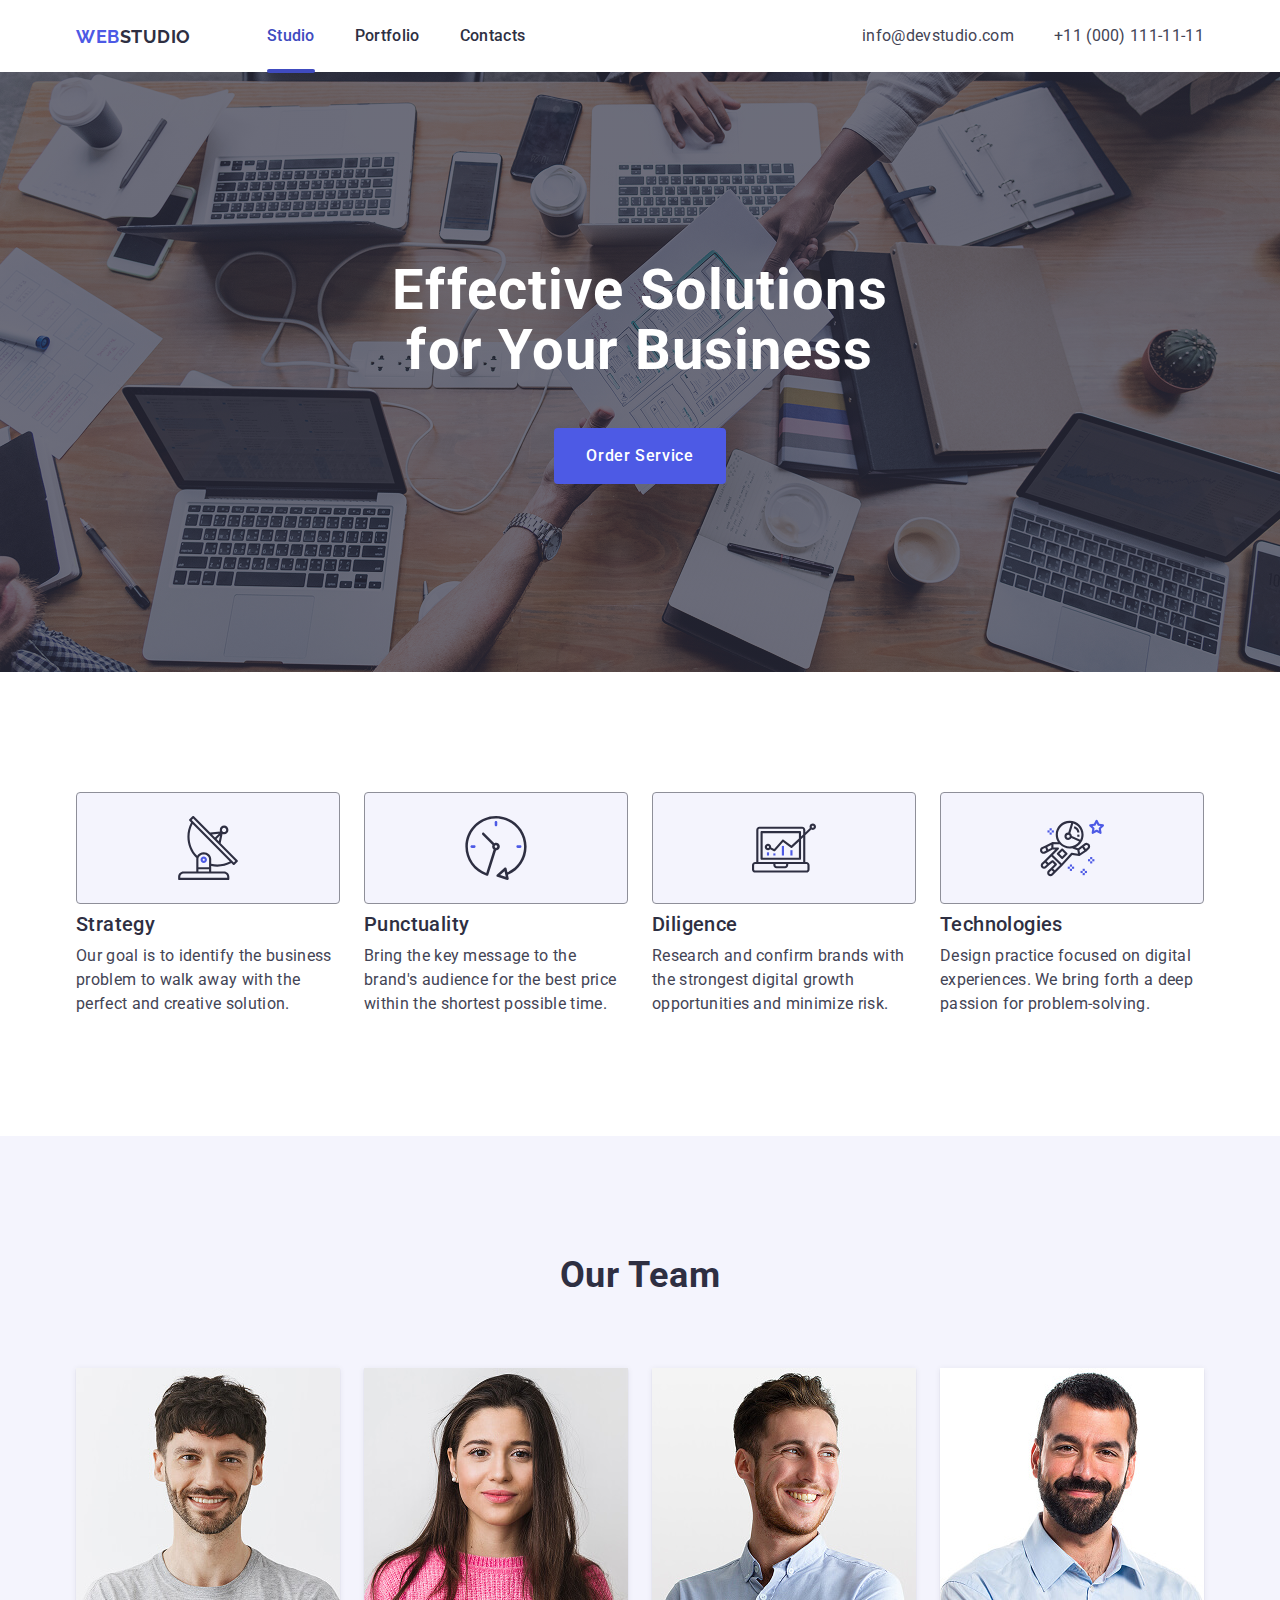
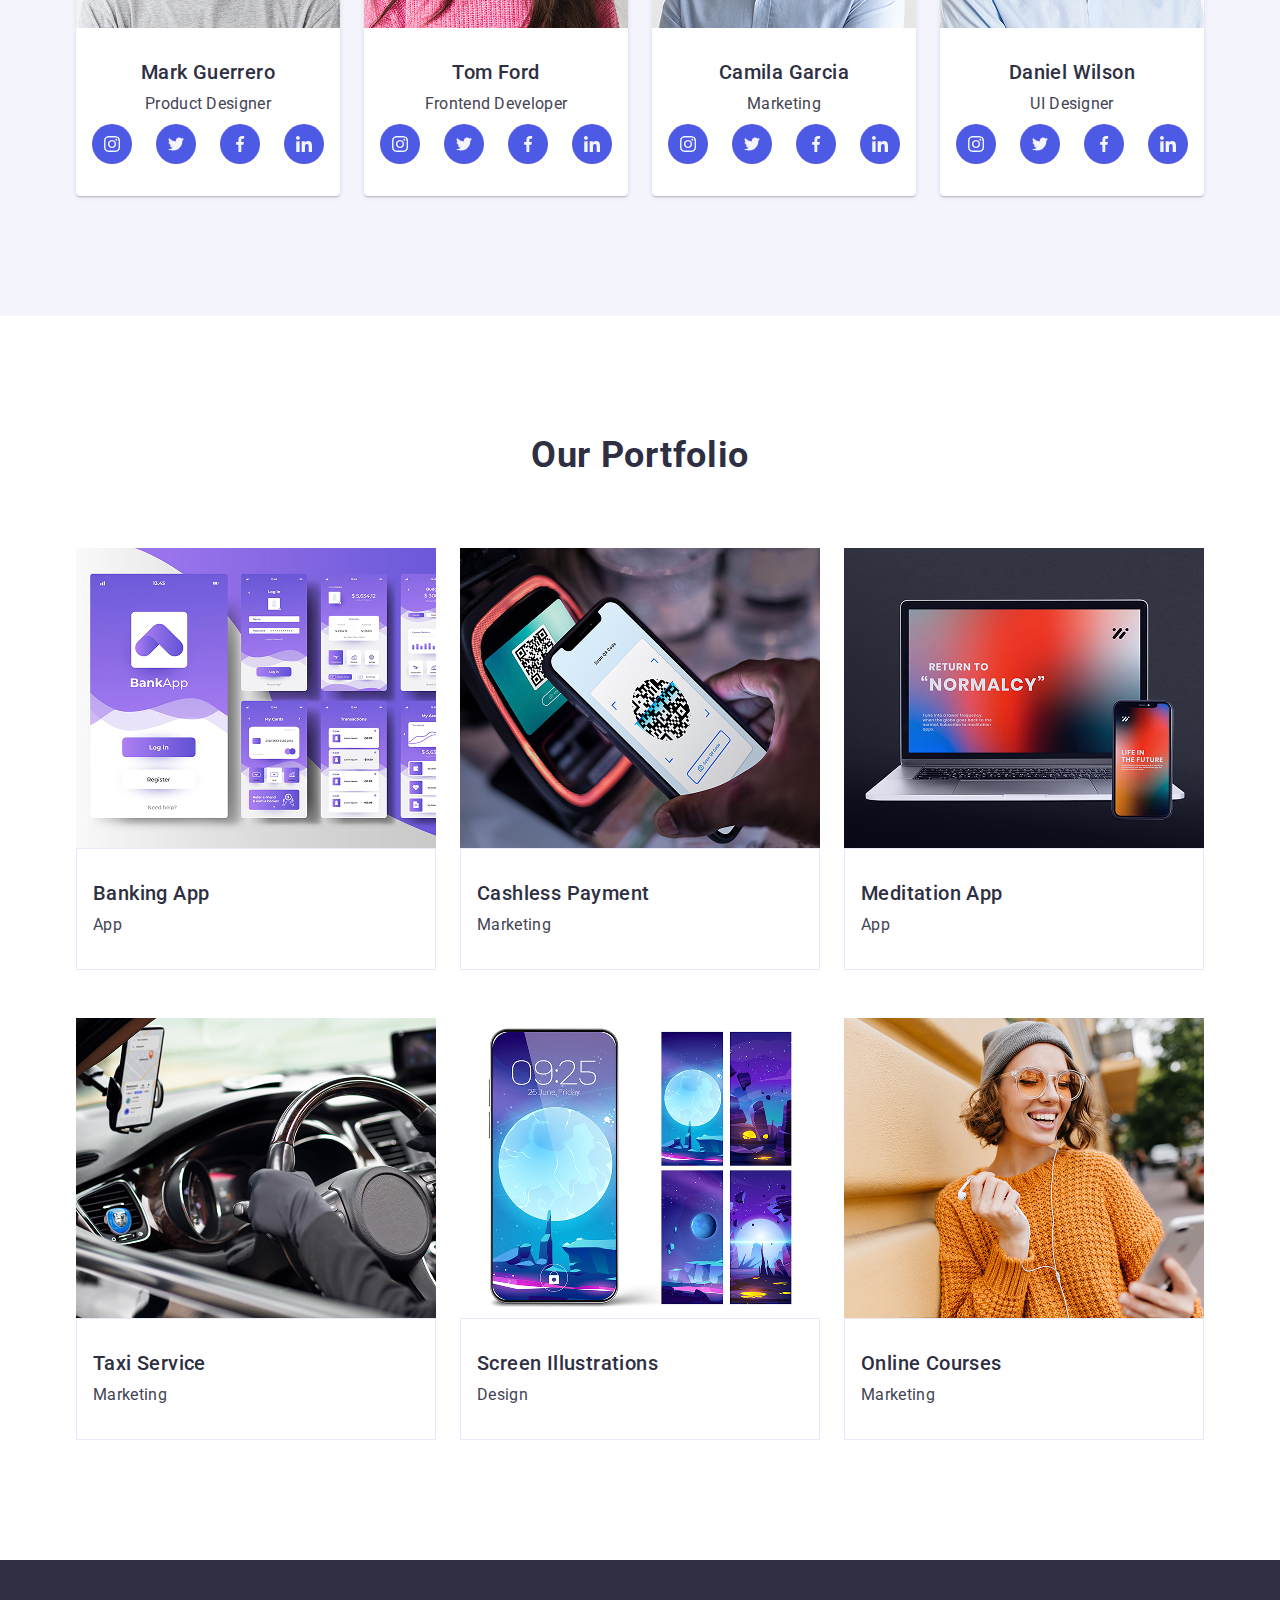
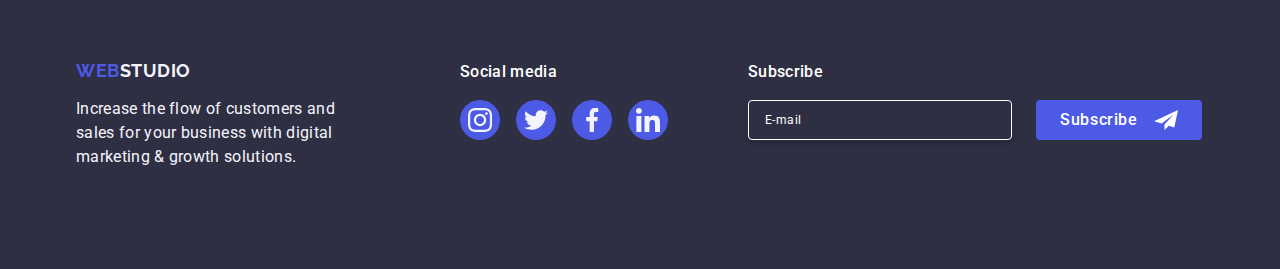
<file: index.html>
<!DOCTYPE html>
<html lang="en">
  <head>
    <meta charset="UTF-8" />
    <meta name="viewport" content="width=device-width, initial-scale=1.0" />

    <title>Homework #5</title>
    <link
      rel="stylesheet"
      href="https://cdnjs.cloudflare.com/ajax/libs/modern-normalize/1.1.0/modern-normalize.min.css"
    />
    <link rel="preconnect" href="https://fonts.googleapis.com" />
    <link rel="preconnect" href="https://fonts.gstatic.com" crossorigin />
    <link
      href="https://fonts.googleapis.com/css2?family=Raleway:ital,wght@0,700;1,700&family=Roboto:wght@400;500;700&display=swap"
      rel="stylesheet"
    />
    <link rel="stylesheet" href="./css/style.css" />
  </head>
  <body>
    <header class="header">
      <div class="container flex header-flex">
        <nav class="header-nav flex">
          <a class="header-logo" href="./index.html"
            >Web<span class="header-logo_span">Studio</span></a
          >
          <ul class="header-nav_list flex">
            <li>
              <a href="./index.html" class="header-nav_link-active">Studio</a>
            </li>
            <li><a href="" class="header-nav_link">Portfolio</a></li>
            <li><a href="" class="header-nav_link">Contacts</a></li>
          </ul>
        </nav>
        <address class="header-adress">
          <ul class="header-adress-list flex">
            <li>
              <a href="mailto:info@devstudio.com" class="header-adress-link"
                >info@devstudio.com</a
              >
            </li>
            <li>
              <a href="tel:+110001111111" class="header-adress-link"
                >+11 (000) 111-11-11</a
              >
            </li>
          </ul>
        </address>
      </div>
    </header>
    <main>
      <section class="hero section">
        <div class="container">
          <h1 class="hero-title">Effective Solutions for Your Business</h1>
          <button class="hero-btn" type="button">Order Service</button>
        </div>
      </section>
      <section class="service section">
        <div class="container">
          <h2 class="service-title visually-hidden">Service</h2>
          <ul class="service-list flex">
            <li class="service-list_item">
              <div class="sercive-list-icon">
                <svg width="64" height="64" class="icon icon-antenna-1">
                  <use href="./images/icons.svg#icon-antenna-1"></use>
                </svg>
              </div>
              <h3 class="service-list_title">Strategy</h3>
              <p class="service-list_text">
                Our goal is to identify the business problem to walk away with
                the perfect and creative solution.
              </p>
            </li>
            <li class="service-list_item">
              <div class="sercive-list-icon">
                <svg width="64" height="64" class="icon icon-clock-1">
                  <use href="./images/icons.svg#icon-clock-1"></use>
                </svg>
              </div>
              <h3 class="service-list_title">Punctuality</h3>
              <p class="service-list_text">
                Bring the key message to the brand's audience for the best price
                within the shortest possible time.
              </p>
            </li>
            <li class="service-list_item">
              <div class="sercive-list-icon">
                <svg width="64" height="64" class="icon icon-diagram-1">
                  <use href="./images/icons.svg#icon-diagram-1"></use>
                </svg>
              </div>
              <h3 class="service-list_title">Diligence</h3>
              <p class="service-list_text">
                Research and confirm brands with the strongest digital growth
                opportunities and minimize risk.
              </p>
            </li>
            <li class="service-list_item">
              <div class="sercive-list-icon">
                <svg width="64" height="64" class="icon icon-astronaut-1">
                  <use href="./images/icons.svg#icon-astronaut-1"></use>
                </svg>
              </div>
              <h3 class="service-list_title">Technologies</h3>
              <p class="service-list_text">
                Design practice focused on digital experiences. We bring forth a
                deep passion for problem-solving.
              </p>
            </li>
          </ul>
        </div>
      </section>
      <section class="team section">
        <div class="container">
          <h2 class="taem-title">Our Team</h2>
          <ul class="team-list flex">
            <li class="team-list_card">
              <img src="./images/img.jpg" alt="Mark Guerrero" width="264" />
              <div class="team-list_card-case">
                <h3 class="team-list_card_title">Mark Guerrero</h3>
                <p class="team-list_card_text">Product Designer</p>
                <ul class="flex list-social team-list-social">
                  <li class="list-social-item">
                    <a href="#" class="social-links">
                      <svg width="16" height="16" class="icon">
                        <use href="./images/icons.svg#icon-instagram-2"></use>
                      </svg>
                    </a>
                  </li>
                  <li class="list-social-item">
                    <a href="#" class="social-links">
                      <svg width="16" height="16" class="icon">
                        <use href="./images/icons.svg#icon-twitter-1"></use>
                      </svg>
                    </a>
                  </li>
                  <li class="list-social-item">
                    <a href="#" class="social-links">
                      <svg width="16" height="16" class="icon">
                        <use href="./images/icons.svg#icon-facebook-1"></use>
                      </svg>
                    </a>
                  </li>
                  <li class="list-social-item">
                    <a href="#" class="social-links">
                      <svg width="16" height="16" class="icon">
                        <use href="./images/icons.svg#icon-linkedin-1"></use>
                      </svg>
                    </a>
                  </li>
                </ul>
              </div>
            </li>
            <li class="team-list_card">
              <img src="./images/img-1.jpg" alt="Mark Guerrero" width="264" />
              <div class="team-list_card-case">
                <h3 class="team-list_card_title">Tom Ford</h3>
                <p class="team-list_card_text">Frontend Developer</p>
                <ul class="flex list-social team-list-social">
                  <li class="list-social-item">
                    <a href="#" class="social-links">
                      <svg width="16" height="16" class="icon">
                        <use href="./images/icons.svg#icon-instagram-2"></use>
                      </svg>
                    </a>
                  </li>
                  <li class="list-social-item">
                    <a href="#" class="social-links">
                      <svg width="16" height="16" class="icon">
                        <use href="./images/icons.svg#icon-twitter-1"></use>
                      </svg>
                    </a>
                  </li>
                  <li class="list-social-item">
                    <a href="#" class="social-links">
                      <svg width="16" height="16" class="icon">
                        <use href="./images/icons.svg#icon-facebook-1"></use>
                      </svg>
                    </a>
                  </li>
                  <li class="list-social-item">
                    <a href="#" class="social-links">
                      <svg width="16" height="16" class="icon">
                        <use href="./images/icons.svg#icon-linkedin-1"></use>
                      </svg>
                    </a>
                  </li>
                </ul>
              </div>
            </li>
            <li class="team-list_card">
              <img src="./images/img-2.jpg" alt="Camila Garcia" width="264" />
              <div class="team-list_card-case">
                <h3 class="team-list_card_title">Camila Garcia</h3>
                <p class="team-list_card_text">Marketing</p>
                <ul class="flex list-social team-list-social">
                  <li class="list-social-item">
                    <a href="#" class="social-links">
                      <svg width="16" height="16" class="icon">
                        <use href="./images/icons.svg#icon-instagram-2"></use>
                      </svg>
                    </a>
                  </li>
                  <li class="list-social-item">
                    <a href="#" class="social-links">
                      <svg width="16" height="16" class="icon">
                        <use href="./images/icons.svg#icon-twitter-1"></use>
                      </svg>
                    </a>
                  </li>
                  <li class="list-social-item">
                    <a href="#" class="social-links">
                      <svg width="16" height="16" class="icon">
                        <use href="./images/icons.svg#icon-facebook-1"></use>
                      </svg>
                    </a>
                  </li>
                  <li class="list-social-item">
                    <a href="#" class="social-links">
                      <svg width="16" height="16" class="icon">
                        <use href="./images/icons.svg#icon-linkedin-1"></use>
                      </svg>
                    </a>
                  </li>
                </ul>
              </div>
            </li>
            <li class="team-list_card">
              <img src="./images/img-3.jpg" alt="Mark Guerrero" width="264" />
              <div class="team-list_card-case">
                <h3 class="team-list_card_title">Daniel Wilson</h3>
                <p class="team-list_card_text">UI Designer</p>
                <ul class="flex list-social team-list-social">
                  <li class="list-social-item">
                    <a href="#" class="social-links">
                      <svg width="16" height="16" class="icon">
                        <use href="./images/icons.svg#icon-instagram-2"></use>
                      </svg>
                    </a>
                  </li>
                  <li class="list-social-item">
                    <a href="#" class="social-links">
                      <svg width="16" height="16" class="icon">
                        <use href="./images/icons.svg#icon-twitter-1"></use>
                      </svg>
                    </a>
                  </li>
                  <li class="list-social-item">
                    <a href="#" class="social-links">
                      <svg width="16" height="16" class="icon">
                        <use href="./images/icons.svg#icon-facebook-1"></use>
                      </svg>
                    </a>
                  </li>
                  <li class="list-social-item">
                    <a href="#" class="social-links">
                      <svg width="16" height="16" class="icon">
                        <use href="./images/icons.svg#icon-linkedin-1"></use>
                      </svg>
                    </a>
                  </li>
                </ul>
              </div>
            </li>
          </ul>
        </div>
      </section>
      <section class="portfolio section">
        <div class="container">
          <h2 class="portfolio-title">Our Portfolio</h2>
          <ul class="portfolio-list flex">
            <li class="portfolio-list-item">
              <div class="overlay">
                <img
                  src="./images/img-4.jpg"
                  alt="Cashless Payment"
                  width="360"
                />
                <p class="overlay-text">
                  14 Stylish and User-Friendly App Design Concepts · Task
                  Manager App · Calorie Tracker App · Exotic Fruit Ecommerce App
                  · Cloud Storage App
                </p>
              </div>

              <div class="portfolio-list-item-case">
                <h3 class="portfolio-list-item_title">Banking App</h3>
                <p class="portfolio-list-item_text">App</p>
              </div>
            </li>
            <li class="portfolio-list-item">
              <div class="overlay">
                <img
                  src="./images/img-5.jpg"
                  alt="Cashless Payment"
                  width="360"
                />
                <p class="overlay-text">
                  14 Stylish and User-Friendly App Design Concepts · Task
                  Manager App · Calorie Tracker App · Exotic Fruit Ecommerce App
                  · Cloud Storage App
                </p>
              </div>
              <div class="portfolio-list-item-case">
                <h3 class="portfolio-list-item_title">Cashless Payment</h3>
                <p class="portfolio-list-item_text">Marketing</p>
              </div>
            </li>
            <li class="portfolio-list-item">
              <div class="overlay">
                <img
                  src="./images/img-6.jpg"
                  alt="Cashless Payment"
                  width="360"
                />
                <p class="overlay-text">
                  14 Stylish and User-Friendly App Design Concepts · Task
                  Manager App · Calorie Tracker App · Exotic Fruit Ecommerce App
                  · Cloud Storage App
                </p>
              </div>

              <div class="portfolio-list-item-case">
                <h3 class="portfolio-list-item_title">Meditation App</h3>
                <p class="portfolio-list-item_text">App</p>
              </div>
            </li>
            <li class="portfolio-list-item">
              <div class="overlay">
                <img
                  src="./images/img-7.jpg"
                  alt="Cashless Payment"
                  width="360"
                />
                <p class="overlay-text">
                  14 Stylish and User-Friendly App Design Concepts · Task
                  Manager App · Calorie Tracker App · Exotic Fruit Ecommerce App
                  · Cloud Storage App
                </p>
              </div>

              <div class="portfolio-list-item-case">
                <h3 class="portfolio-list-item_title">Taxi Service</h3>
                <p class="portfolio-list-item_text">Marketing</p>
              </div>
            </li>
            <li class="portfolio-list-item">
              <div class="overlay">
                <img
                  src="./images/img-8.jpg"
                  alt="Cashless Payment"
                  width="360"
                />
                <p class="overlay-text">
                  14 Stylish and User-Friendly App Design Concepts · Task
                  Manager App · Calorie Tracker App · Exotic Fruit Ecommerce App
                  · Cloud Storage App
                </p>
              </div>

              <div class="portfolio-list-item-case">
                <h3 class="portfolio-list-item_title">Screen Illustrations</h3>
                <p class="portfolio-list-item_text">Design</p>
              </div>
            </li>
            <li class="portfolio-list-item">
              <div class="overlay">
                <img
                  src="./images/img-9.jpg"
                  alt="Cashless Payment"
                  width="360"
                />
                <p class="overlay-text">
                  14 Stylish and User-Friendly App Design Concepts · Task
                  Manager App · Calorie Tracker App · Exotic Fruit Ecommerce App
                  · Cloud Storage App
                </p>
              </div>

              <div class="portfolio-list-item-case">
                <h3 class="portfolio-list-item_title">Online Courses</h3>
                <p class="portfolio-list-item_text">Marketing</p>
              </div>
            </li>
          </ul>
        </div>
      </section>
    </main>
    <footer class="footer">
      <div class="container flex footer-case">
        <div class="footer-about">
          <a class="footer-logo" href="./index.html"
            >Web<span class="footer-logo_span">Studio</span></a
          >
          <p class="footer-text">
            Increase the flow of customers and sales for your business with
            digital marketing & growth solutions.
          </p>
        </div>
        <div class="footer-social">
          <p class="footer-text footer-social-text">Social media</p>

          <ul class="flex list-social footer-list-social">
            <li class="list-social-item">
              <a href="#" class="social-links footer-social-links">
                <svg width="24" height="24" class="icon">
                  <use href="./images/icons.svg#icon-instagram-2"></use>
                </svg>
              </a>
            </li>
            <li class="list-social-item">
              <a href="#" class="social-links footer-social-links">
                <svg width="24" height="24" class="icon">
                  <use href="./images/icons.svg#icon-twitter-1"></use>
                </svg>
              </a>
            </li>
            <li class="list-social-item">
              <a href="#" class="social-links footer-social-links">
                <svg width="24" height="24" class="icon">
                  <use href="./images/icons.svg#icon-facebook-1"></use>
                </svg>
              </a>
            </li>
            <li class="list-social-item">
              <a href="#" class="social-links footer-social-links">
                <svg width="24" height="24" class="icon">
                  <use href="./images/icons.svg#icon-linkedin-1"></use>
                </svg>
              </a>
            </li>
          </ul>
        </div>
        <div class="footer-subscribe">
          <p class="footer-text footer-subscribe-text">Subscribe</p>
          <form action="#" class="footer-form flex">
            <label class="form-label-email">
              <input
                type="email"
                placeholder="E-mail"
                class="footer-form-input"
                name="user-email"
              />
            </label>
            <button type="submit" class="form-btn">
              Subscribe
              <svg width="24" height="24" class="icon form-btn-svg">
                <use href="./images/icons.svg#icon-send"></use>
              </svg>
              
            </button>
          </form>
        </div>
      </div>
    </footer>
    <div class="modal-overlay is-ope">
      <div class="modal">
        <button class="modal-btn-close" type="button">
          <svg width="8" height="8" class="icon modal-btn-close-svg">
            <use href="./images/icons.svg#icon-close-black-18dp-2-1"></use>
          </svg>
        </button>
        <p class="form-title">Leave your contacts and we will call you back</p>

        <form action="#">
          <div class="modal-form-case">
            <label class="form-label" for="user-name"> Name </label>
            <div class="input-container">
              <input type="text" name="user-name" id="user-name" />
              <svg width="18" height="24" class="icon input-icon">
                <use href="./images/icons.svg#icon-person-black-18dp-1"></use>
              </svg>
            </div>
          </div>
          <div class="modal-form-case">
            <label class="form-label" for="user-tel"> Phone </label>
            <div class="input-container">
              <input type="tel" name="user-tel" id="user-tel" />
              <svg width="18" height="24" class="icon input-icon">
                <use href="./images/icons.svg#icon-phone-black-18dp-1"></use>
              </svg>
            </div>
          </div>
          <div class="modal-form-case">
            <label class="form-label" for="user-email"> Email </label>
            <div class="input-container">
              <input type="email" name="user-email" id="user-email" />
              <svg width="18" height="24" class="icon input-icon">
                <use href="./images/icons.svg#icon-email-black-18dp-1"></use>
              </svg>
            </div>
          </div>
          <div class="modal-form-comment">
            <label class="form-label" for="user-comment"> Comment </label>

            <textarea
              name="user-comment"
              placeholder="Text input"
              id="user-comment"
              class="form-comment"
            ></textarea>
          </div>
          <div class="modal-form-privacy">
            <input
              type="checkbox"
              id="user-privacy"
              value="true"
              name="user-privacy"
              class="form-privacy-check visually-hidden"
            />
            <label class="form-label-poliicy" for="user-privacy">
              <span class="form-label-check"
                ><svg width="10" height="8" class="icon checkbox-icon">
                  <use href="./images/icons.svg#icon-checkbox1"></use></svg
              ></span>
              I accept the terms and conditions of the

              <a href="#" class="form-label-poliicy-link">Privacy Policy</a>
            </label>
          </div>

          <button type="submit" class="form-modal-btn">Send</button>
        </form>
      </div>
    </div>
  </body>
</html>
</file>
<file: css/style.css>
:root {
  --iris: #4d5ae5;
  --ocean: #404bbf;
  --navy-blue: #2e2f42;
  --green: #31d0aa;
  --slate: #434455;
  --light-slate: #8e8f99;
  --cornflower: #e7e9fc;
  --cloud: #f4f4fd;
  --navy-blue-modal: rgba(46, 47, 66, 0.4);
  --grey: rgba(46, 47, 66, 0.7);
  --white: #fff;
  --dairy: #fcfcfc;
}

ul {
  padding: 0;
  margin: 0;
  list-style: none;
}

h1,
h2,
h3,
h4,
h5,
h6,
p {
  margin: 0;
}
a {
  text-decoration: none;
}
img {
  width: 100%;
  height: auto;
  display: block;
}
.container {
  max-width: 1158px;
  margin: 0 auto;
  padding: 0 15px;
}
:root {
  --font-family: "Roboto", sans-serif;
  --second-family: "Raleway", sans-serif;
}

body {
  font-family: var(--font-family);
  background: var(--white);
  color: var(--slate);
}
address {
  font-style: normal;
}
.header {
  box-shadow: 0px 2px 1px rgba(46, 47, 66, 0.08),
    0px 1px 1px rgba(46, 47, 66, 0.16), 0px 1px 6px rgba(46, 47, 66, 0.08);
}
.header-adress ul li a {
  font-family: var(--font-family);
  font-weight: 400;
  font-size: 16px;
  line-height: 1.5;
  letter-spacing: 0.02em;
  color: var(--slate);
}
.header-nav_link {
  font-family: var(--font-family);
  font-weight: 500;
  font-size: 16px;
  line-height: 1.5;
  letter-spacing: 0.02em;
  color: var(--navy-blue);
}
.header-adress ul li a:hover,
.header-nav li a:hover,
.header-adress ul li a:focus,
.header-nav li a:focus {
  color: var(--ocean);
}

.header-logo {
  font-family: var(--second-family);
  font-weight: 700;
  font-size: 18px;
  line-height: 1.16667;
  letter-spacing: 0.03em;
  text-transform: uppercase;
  color: var(--iris);
  margin-right: 76px;
}
.header-logo_span {
  color: var(--navy-blue);
}

.hero-title {
  font-family: var(--font-family);
  font-weight: 700;
  font-size: 56px;
  line-height: 1.07143;
  letter-spacing: 0.02em;
  text-align: center;
  color: var(--white);
}
.taem-title,
.portfolio-title {
  font-family: var(--font-family);
  font-weight: 700;
  font-size: 36px;
  line-height: 111%;
  letter-spacing: 0.02em;
  text-align: center;
  color: var(--navy-blue);
  text-transform: capitalize;
}
.service-list_title,
.team-list_card_title,
.portfolio-list-item_title {
  font-family: var(--font-family);
  font-weight: 500;
  font-size: 20px;
  line-height: 1.2;
  letter-spacing: 0.02em;
  color: var(--navy-blue);
}

.team-list_card_text,
.service-list_text,
.portfolio-list-item_text,
.footer-text {
  font-family: var(--font-family);
  font-size: 16px;
  line-height: 1.5;
  letter-spacing: 0.02em;
  color: var(--slate);
}

.hero {
  background-image: linear-gradient(
      rgba(46, 47, 66, 0.7),
      rgba(46, 47, 66, 0.7)
    ),
    url(../images/hero-bg.jpg);

  background-position: center;
  background-repeat: no-repeat;
  background-size: cover;
  max-width: 1440px;
  margin: 0 auto;
}

.hero-btn {
  display: block;
  background: var(--iris);
  cursor: pointer;
  font-family: var(--font-family);
  font-weight: 500;
  font-size: 16px;
  line-height: 1.5;
  letter-spacing: 0.04em;
  color: var(--white);
  border-radius: 4px;
  padding: 16px 32px;
  margin: 0 auto;
  margin-top: 48px;
  min-width: 169px;
  height: 56px;
  border: none;
  transition: background-color 250ms cubic-bezier(0.4, 0, 0.2, 1);
}
.hero-btn:hover,
.hero-btn:focus,
.form-btn:hover,
.form-btn:focus,
.form-modal-btn:hover,
.form-modal-btn:focus {
  background: var(--ocean);
}
.team {
  background-color: var(--cloud);
}

.visually-hidden {
  position: absolute;
  width: 1px;
  height: 1px;
  margin: -1px;
  border: 0;
  padding: 0;
  white-space: nowrap;
  clip-path: inset(100%);
  clip: rect(0 0 0 0);
  overflow: hidden;
}

.footer {
  background: var(--navy-blue);
  padding: 100px 0;
}
.footer-logo {
  font-family: var(--second-family);
  font-weight: 700;
  font-size: 18px;
  line-height: 1.16667;
  letter-spacing: 0.03em;
  text-transform: uppercase;
  color: var(--iris);
  display: inline-block;
  margin-bottom: 16px;
}
.footer-logo_span {
  color: var(--cloud);
}
.footer-text {
  font-family: var(--font-family);
  font-weight: 400;
  font-size: 16px;
  line-height: 1.5;
  letter-spacing: 0.02em;
  color: var(--cloud);
  max-width: 264px;
}

.section {
  padding: 120px 0;
}
.flex {
  display: flex;
}
.header-nav {
  align-items: center;
}
.header-flex {
  justify-content: space-between;
  align-items: center;
}
.header-nav_list,
.header-adress-list {
  justify-content: center;
  gap: 40px;
}
.header-nav_list li a {
  display: inline-block;
  padding: 24px 0;
}
.service-list,
.team-list {
  gap: 24px;
}
.hero {
  padding: 188px 0;
}
.hero-title {
  max-width: 496px;
  margin: 0 auto;
}

.service-list_title,
.team-list_card_title,
.portfolio-list-item_title {
  margin-bottom: 8px;
}
.taem-title,
.portfolio-title {
  margin-bottom: 72px;
}
.team-list_card {
  width: calc((100% - 72px) / 4);
  border-radius: 0 0 4px 4px;

  box-shadow: 0 2px 1px rgba(46, 47, 66, 0.08), 0 1px 1px rgba(46, 47, 66, 0.16),
    0 1px 6px rgba(46, 47, 66, 0.08);
  background: var(--white);
}
.service-list_item {
  width: calc((100% - 72px) / 4);
}
.portfolio-list-item {
  width: calc((100% - 48px) / 3);
}
.team-list_card-case {
  padding: 32px 0;
  text-align: center;
}
.portfolio-list-item-case {
  padding: 32px 16px;
  border-top: none;
  border: 1px solid #e7e9fc;
}
.portfolio-list {
  flex-wrap: wrap;
  row-gap: 48px;
  column-gap: 24px;
}

.service-list,
.team-list,
.portfolio-list {
  padding: 0;
  width: 100%;
}

.sercive-list-icon {
  border: 1px solid var(--light-slate);
  border-radius: 4px;
  background: var(--cloud);
  margin-bottom: 8px;
  display: flex;
  align-items: center;
  justify-content: center;
  height: 112px;
}
.list-social,
.list-social {
  gap: 24px;
  justify-content: center;
  align-items: center;
  margin-top: 8px;
}
.list-social-item {
  width: 40px;
  height: 40px;
}
.social-links {
  width: 100%;
  height: 100%;
  background-color: var(--iris);
  border-radius: 50%;
  display: flex;
  align-items: center;
  justify-content: center;
  transition: background-color 250ms cubic-bezier(0.4, 0, 0.2, 1);
}
.social-links:hover,
.social-links:focus {
  background-color: var(--ocean);
}
.footer-case {
  align-items: baseline;
}
.footer-about {
  margin-right: 120px;
}
.footer-social-text {
  margin-bottom: 16px;
  color: var(--white);
}
.footer-form {
  align-items: center;
  gap: 24px;
}
.footer-social-text,
.footer-subscribe-text {
  font-weight: 500;
  margin-bottom: 16px;
  color: var(--white);
}
.footer-list-social {
  margin-top: 0;
  gap: 16px;
}
.footer-social-links:hover,
.footer-social-links:focus {
  background-color: var(--green);
}

.overlay {
  position: relative;
  overflow: hidden;
}
.overlay-text {
  padding: 40px 32px;
  background-color: #4d5ae5;
  color: var(--cloud);
  font-family: sans-serif;
  position: absolute;
  top: 0;
  left: 0;
  width: 100%;
  height: 100%;
  transition: transform 250ms cubic-bezier(0.4, 0, 0.2, 1);
  transform: translateY(100%);
  font-size: 16px;
  line-height: 1.5;
  letter-spacing: 0.02em;
}

.portfolio-list-item:hover .overlay-text {
  transform: translateY(0%);
}
.portfolio-list-item {
  transition: box-shadow 250ms cubic-bezier(0.4, 0, 0.2, 1);
}

.portfolio-list li:hover {
  box-shadow: 0px 1px 6px rgba(46, 47, 66, 0.08),
    0px 1px 1px rgba(46, 47, 66, 0.16), 0px 2px 1px rgba(46, 47, 66, 0.08);
}
.header-nav_link-active {
  position: relative;
  font-family: var(--font-family);
  font-weight: 500;
  font-size: 16px;
  line-height: 1.5;
  letter-spacing: 0.02em;
  color: var(--ocean);
  transition: color 250ms cubic-bezier(0.4, 0, 0.2, 1);
}
.header-nav_link-active::after {
  content: "";
  width: 100%;
  position: absolute;
  left: 0;
  bottom: -1px;
  border-radius: 2px;
  height: 4px;
  background: var(--ocean);
}
.header-adress-link {
  transition: color 250ms cubic-bezier(0.4, 0, 0.2, 1);
}

/* hw5 */
.footer-social {
  margin-right: 80px;
}
.footer-form-input {
  border: 1px solid #fff;
  border-radius: 4px;
  width: 264px;
  height: 40px;
  box-shadow: 0 4px 4px 0 rgba(0, 0, 0, 0.15);
  background-color: transparent;
  padding: 8px 16px;
  font-family: "Roboto", sans-serif;
  font-weight: 400;
  font-size: 12px;
  line-height: 2;
  letter-spacing: 0.04em;
  color: #fff;
}
.footer-form-input::placeholder {
  font-family: "Roboto", sans-serif;
  font-weight: 400;
  font-size: 12px;
  line-height: 2;
  letter-spacing: 0.04em;
  color: #fff;
}

.form-btn {
  font-family: "Roboto", sans-serif;
  font-weight: 500;
  font-size: 16px;
  line-height: 1.5;
  letter-spacing: 0.04em;
  text-align: center;
  color: #fff;
  background: #4d5ae5;
  border-radius: 4px;
  padding: 8px 24px;
  transition: background-color 250ms cubic-bezier(0.4, 0, 0.2, 1);
  min-width: 165px;
  height: 40px;
  display: flex;
  align-items: center;
  justify-content: center;
  cursor: pointer;
  border: none;
}
.form-btn-svg {
  margin-left: 16px;
}

.modal-overlay {
  background-color: rgba(46, 47, 66, 0.4);
  position: fixed;
  top: 0;
  left: 0;
  width: 100%;
  height: 100%;
  z-index: 999;
  display: flex;
  justify-content: center;
  align-items: center;
  opacity: 0;
  pointer-events: none;
  transition: opacity 250ms cubic-bezier(0.4, 0, 0.2, 1),
    visibility 250ms cubic-bezier(0.4, 0, 0.2, 1);
}

.modal-overlay.is-open {
  opacity: 1;
  pointer-events: auto;
}

.modal {
  position: absolute;
  top: 50%;
  left: 50%;
  box-shadow: 0 1px 1px 0 rgba(0, 0, 0, 0.14), 0 1px 3px 0 rgba(0, 0, 0, 0.12),
    0 2px 1px 0 rgba(0, 0, 0, 0.2);
  background: #fcfcfc;
  border-radius: 4px;
  padding: 16px;
  width: 408px;
  min-height: 584px;
  transform: translate(-50%, -50%);
  overflow-y: auto;
  transition: transform 250ms cubic-bezier(0.4, 0, 0.2, 1);
  padding: 72px 24px 24px 24px;
}
.modal-btn-close {
  position: absolute;
  top: 24px;
  right: 24px;
  width: 24px;
  height: 24px;
  border-radius: 50%;
  display: flex;
  align-items: center;
  justify-content: center;
  background-color: #e7e9fc;
  border: 1px solid rgba(0, 0, 0, 0.1);
  padding: 0;
  cursor: pointer;
  transition: background-color 250ms cubic-bezier(0.4, 0, 0.2, 1),
    border 250ms cubic-bezier(0.4, 0, 0.2, 1);
}
.modal-btn-close:hover,
.modal-btn-close:focus {
  background-color: #404bbf;
  border: none;
  fill: #ffffff;
}

.modal-btn-close-svg {
  transition: fill 250ms cubic-bezier(0.4, 0, 0.2, 1);
}
.form-case {
  text-align: center;
}
.form-title {
  font-family: "Roboto", sans-serif;
  font-weight: 500;
  font-size: 16px;
  line-height: 1.5;
  letter-spacing: 0.02em;
  text-align: center;
  color: #2e2f42;
  margin-bottom: 16px;
}
.modal-form-case {
  margin-bottom: 8px;
}
.modal-form-comment {
  margin-bottom: 16px;
}
.form-label {
  display: block;
  font-family: "Roboto", sans-serif;
  font-weight: 400;
  font-size: 12px;
  line-height: 1.17;
  letter-spacing: 0.04em;
  color: #8e8f99;
  margin-bottom: 4px;
}
.input-container {
  position: relative;
  display: flex;
  align-items: center;
  overflow: hidden;
  width: 100%;
  height: 40px;
}
.input-container input {
  background-color: transparent;
  padding-left: 38px;
  outline: transparent;
  transition: border-color 250ms cubic-bezier(0.4, 0, 0.2, 1);
  border: 1px solid rgba(46, 47, 66, 0.4);
  border-radius: 4px;
  width: 100%;
  height: 100%;
}
.input-container input:focus,
.form-comment:focus {
  border-color: #4d5ae5;
}

.input-icon {
  position: absolute;
  left: 16px;
  top: 50%;
  transform: translateY(-50%);
  fill: var(--navy-blue);
  transition: fill 250ms cubic-bezier(0.4, 0, 0.2, 1);
}

.input-container input:focus + .input-icon {
  fill: var(--iris);
}
.form-comment {
  font-family: "Roboto", sans-serif;
  font-weight: 400;
  font-size: 12px;
  line-height: 1.17;
  letter-spacing: 0.04em;
  color: rgba(46, 47, 66, 0.4);
  width: 100%;
  height: 120px;
  border: 1px solid rgba(46, 47, 66, 0.4);
  border-radius: 4px;
  background-color: transparent;
  padding: 8px 16px;
  outline: transparent;
  resize: none;
  transition: border-color 250ms cubic-bezier(0.4, 0, 0.2, 1);
}
.modal-form-privacy {
  margin-bottom: 24px;
}
.form-label-poliicy {
  font-family: "Roboto", sans-serif;
  font-weight: 400;
  font-size: 12px;
  line-height: 1.17;
  letter-spacing: 0.04em;
  color: #8e8f99;
}
.form-label-poliicy-link {
  font-family: "Roboto", sans-serif;
  font-weight: 400;
  font-size: 12px;
  letter-spacing: 0.04em;
  line-height: 1.33333;
  text-decoration: underline;
  text-decoration-skip-ink: none;
  color: #4d5ae5;
}

.form-label-poliicy input {
  margin-right: 8px;
}
.form-label-check {
  display: inline-flex;
  width: 16px;
  height: 16px;
  border: 1px solid rgba(46, 47, 66, 0.4);
  border-radius: 2px;
  transition: background-color 250ms cubic-bezier(0.4, 0, 0.2, 1),
    border 250ms cubic-bezier(0.4, 0, 0.2, 1),
    fill 250ms cubic-bezier(0.4, 0, 0.2, 1);
  
  align-items: center;
  justify-content: center;
  fill: transparent;
  margin-right: 8px;
}
.form-privacy-check:checked + .form-label-poliicy .form-label-check {
  background-color: var(--ocean);
  border: none;
  
}
.form-privacy-check:checked + .form-label-poliicy{
  fill: var(--cloud);
}

.form-modal-btn {
  font-family: "Roboto", sans-serif;
  font-weight: 500;
  font-size: 16px;
  line-height: 1.5;
  letter-spacing: 0.04em;
  text-align: center;
  color: #fff;
  border-radius: 4px;
  padding: 16px 32px;

  box-shadow: 0 4px 4px 0 rgba(0, 0, 0, 0.15);
  background: #4d5ae5;
  display: block;
  min-width: 169px;
  height: 56px;
  cursor: pointer;
  border: none;
  transition: background-color 250ms cubic-bezier(0.4, 0, 0.2, 1);
  margin: 0 auto;
}
</file>
